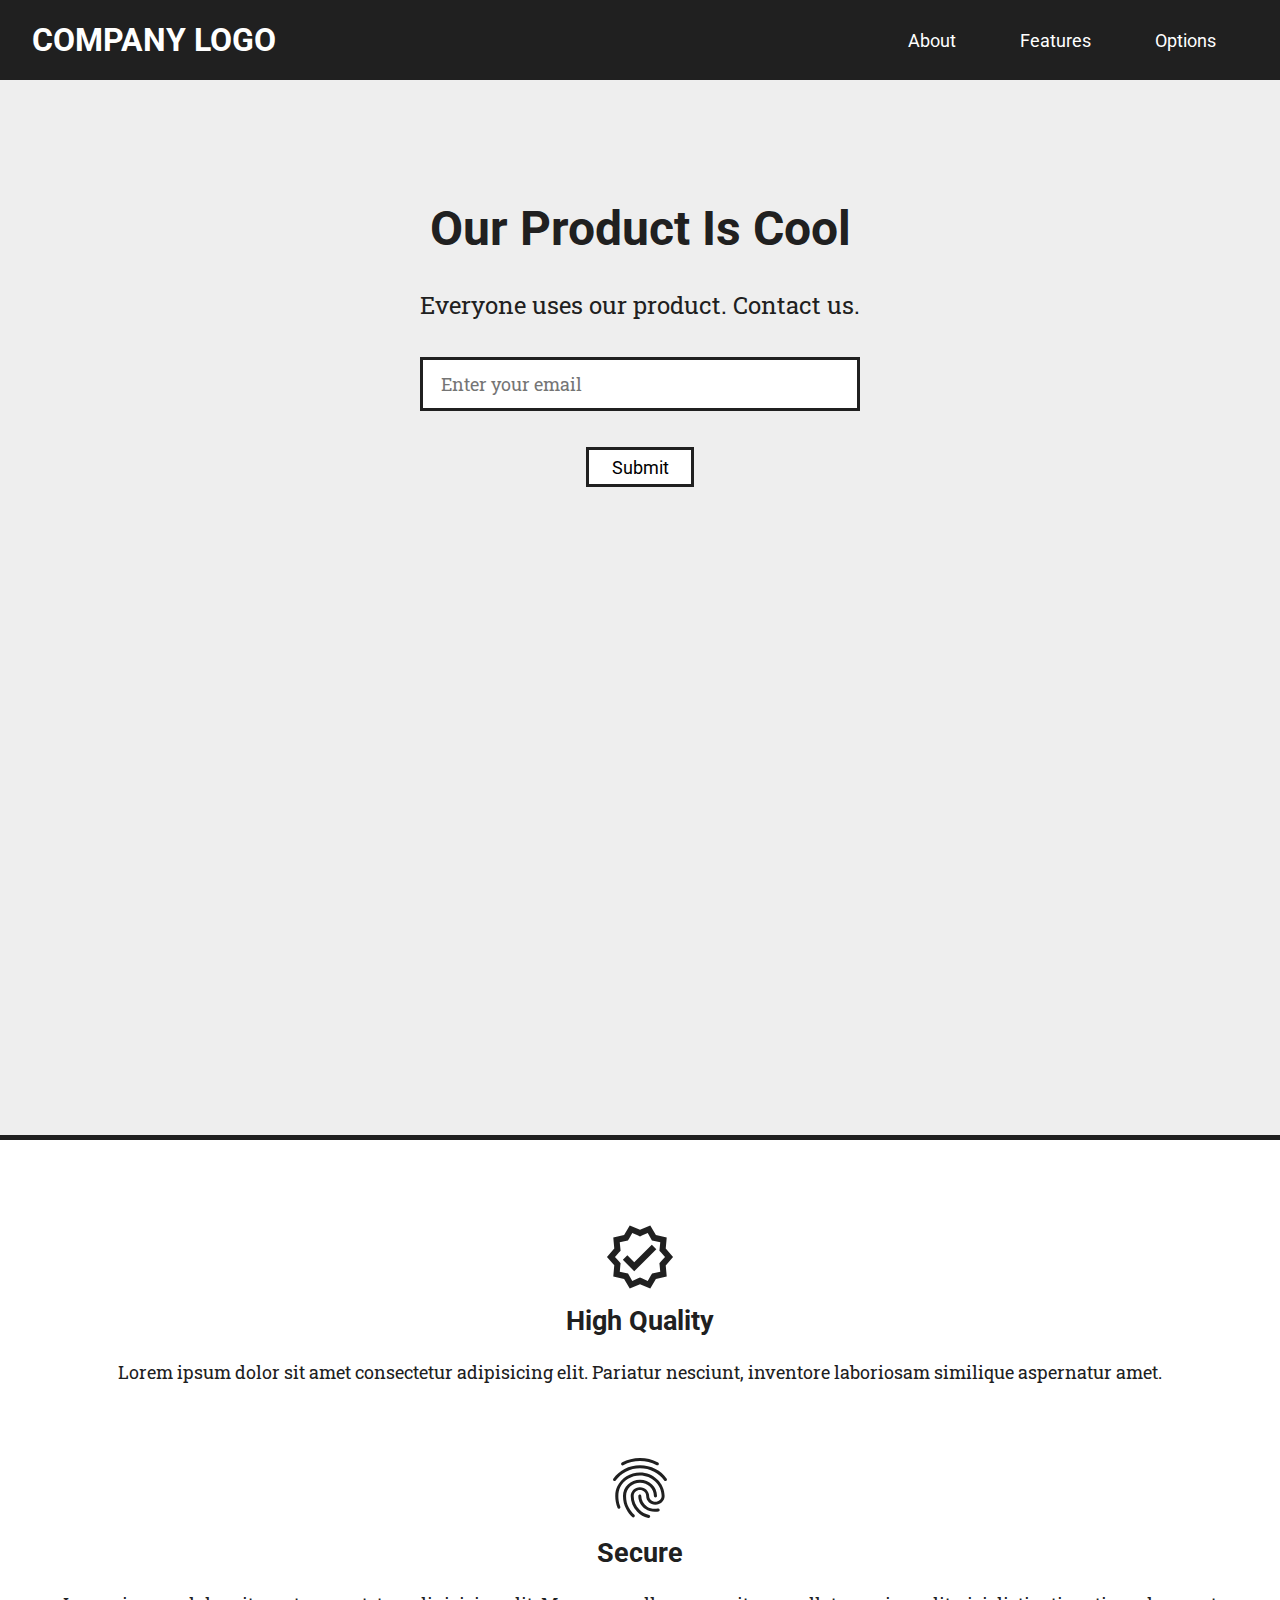
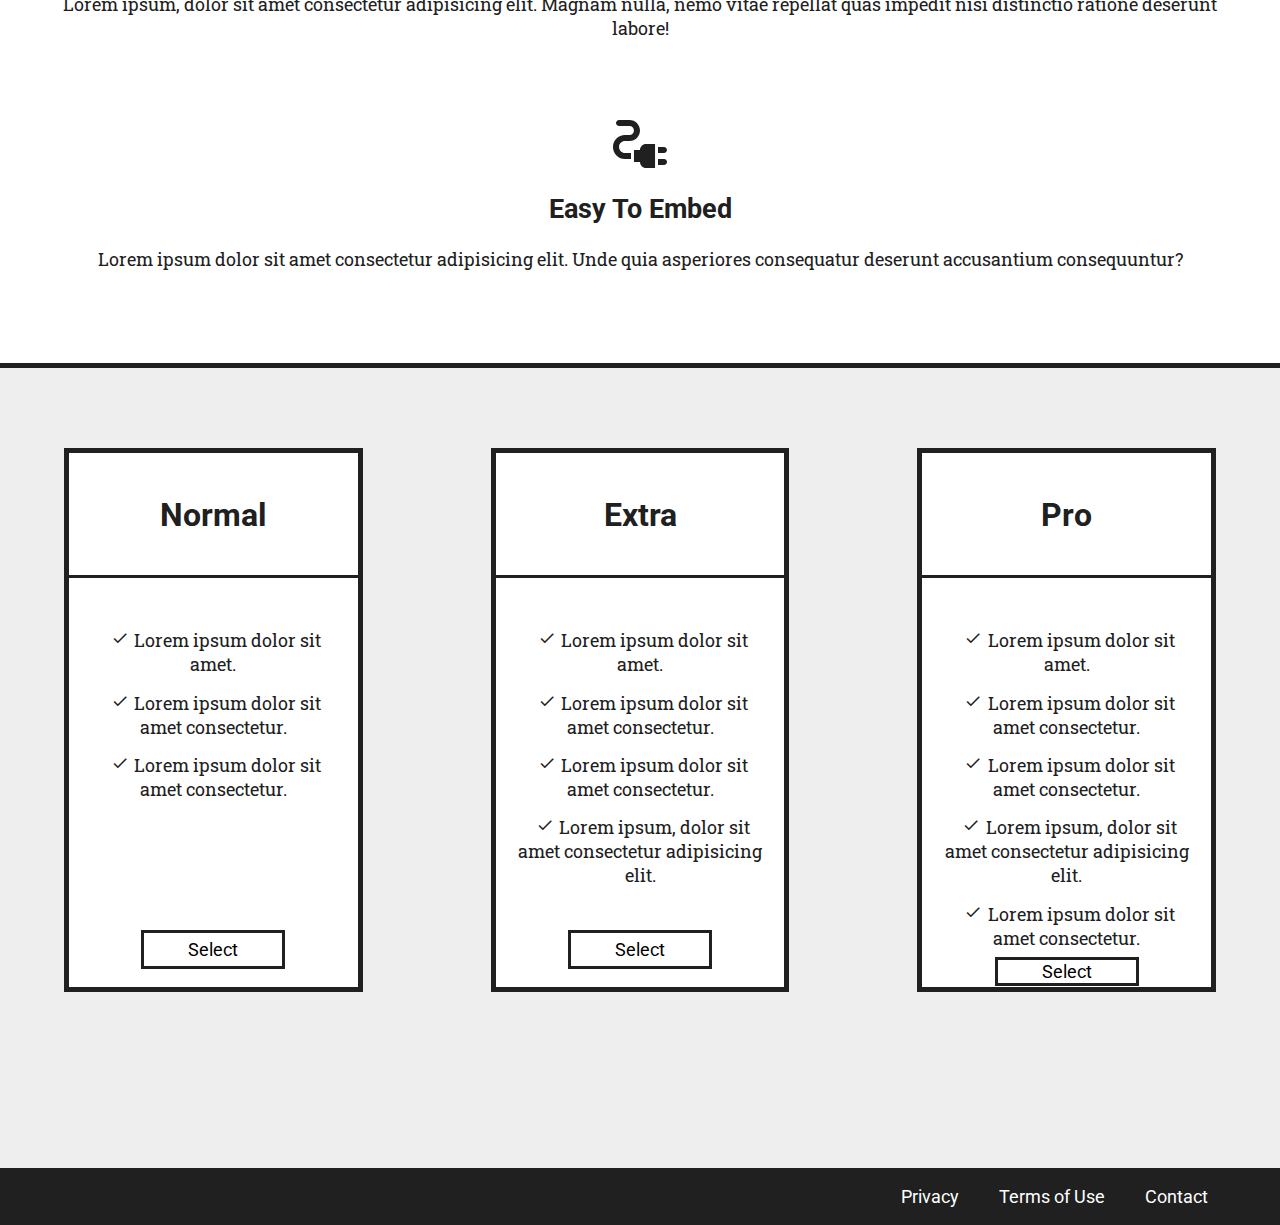
<file: product-landing-page/html/index.html>
<!DOCTYPE html>
<html lang="en">
<head>
    <meta charset="UTF-8">
    <meta http-equiv="X-UA-Compatible" content="IE=edge">
    <meta name="viewport" content="width=device-width, initial-scale=1.0">
    <link rel="stylesheet" href="../css/index.css">
    <link rel="preconnect" href="https://fonts.googleapis.com">
    <link rel="preconnect" href="https://fonts.gstatic.com" crossorigin>
    <link href="https://fonts.googleapis.com/css2?family=Roboto+Slab&display=swap" rel="stylesheet">
    <link rel="preconnect" href="https://fonts.googleapis.com">
    <link rel="preconnect" href="https://fonts.gstatic.com" crossorigin>
    <link href="https://fonts.googleapis.com/css2?family=Roboto&family=Roboto+Slab&display=swap" rel="stylesheet">
    <link href="https://fonts.googleapis.com/icon?family=Material+Icons+Outlined" rel="stylesheet">
    <title>Product Landing Page</title>
</head>
<body>
    <header id="header">
        <div id="header-logo">
            <img id="header-img">
            <!-- freecodecamp requires an img tag with an id - but i dont have an image-->
            <h1>COMPANY LOGO</h1>
        </div>
        <nav id="nav-bar">
            <ul id="nav-list">
                <li class="nav-link"><a href="#section-video">About</a></li>
                <li class="nav-link" id="nav-link-middle"><a href="#section-features">Features</a></li>
                <li class="nav-link"><a href="#section-options">Options</a></li>
            </ul>
        </nav>
    </header>
    <section id="section-video">
        <div id="section-content-wrap">
        <h1>Our Product Is Cool</h1>
            <form id="form">
                <label for="email">Everyone uses our product. Contact us.</label><br>
                <input id="email" type="email" placeholder="Enter your email">
                <button id="email-button">Submit</button>
            </form>
        </div>
        <iframe id="video"
        src="https://www.youtube.com/embed/coolvideo" 
        frameborder="0"></iframe>
    </section>
    <section id="section-features">
        <div class="features">
            <div class="feature" id="quality">
                <h2>High Quality</h2>
                <p>Lorem ipsum dolor sit amet consectetur adipisicing elit. Pariatur nesciunt, inventore laboriosam similique aspernatur amet.</p>
            </div>
            <div class="feature" id="secure">
                <h2>Secure</h2>
                <p>Lorem ipsum, dolor sit amet consectetur adipisicing elit. Magnam nulla, nemo vitae repellat quas impedit nisi distinctio ratione deserunt labore!</p>
            </div>
            <div class="feature" id="easy">
                <h2>Easy To Embed</h2>
                <p>Lorem ipsum dolor sit amet consectetur adipisicing elit. Unde quia asperiores consequatur deserunt accusantium consequuntur?</p>
            </div>
        </div>
    </section>
    <section id="section-options">
        <div class="option">
            <h4 class="option-title">Normal</h4>
            <ul class="option-list">
                <li class="option-element">Lorem ipsum dolor sit amet.</li>
                <li class="option-element">Lorem ipsum dolor sit amet consectetur.</li>
                <li class="option-element">Lorem ipsum dolor sit amet consectetur.</li>
            </ul>
            <button class="option-select">Select</button>
        </div>
        <div class="option">
            <h4 class="option-title">Extra</h4>
            <ul class="option-list">
                <li class="option-element">Lorem ipsum dolor sit amet.</li>
                <li class="option-element">Lorem ipsum dolor sit amet consectetur.</li>
                <li class="option-element">Lorem ipsum dolor sit amet consectetur.</li>
                <li class="option-element">Lorem ipsum, dolor sit amet consectetur adipisicing elit.</li>
            </ul>
            <button class="option-select">Select</button>
        </div>
        <div class="option">
            <h4 class="option-title">Pro</h4>
            <ul class="option-list">
                <li class="option-element">Lorem ipsum dolor sit amet.</li>
                <li class="option-element">Lorem ipsum dolor sit amet consectetur.</li>
                <li class="option-element">Lorem ipsum dolor sit amet consectetur.</li>
                <li class="option-element">Lorem ipsum, dolor sit amet consectetur adipisicing elit.</li>
                <li class="option-element">Lorem ipsum dolor sit amet consectetur.</li>
            </ul>
            <button class="option-select">Select</button>
        </div>
    </section>
    <footer id="footer">
        <li id="footer-list">
            <ul class="footer-element"><a href="#">Privacy</a></ul>
            <ul class="footer-element" id="footer-element-middle"><a href="#">Terms of Use</a></ul>
            <ul class="footer-element"><a href="#">Contact</a></ul>
        </li>
    </footer>
</body>
</html>
</file>
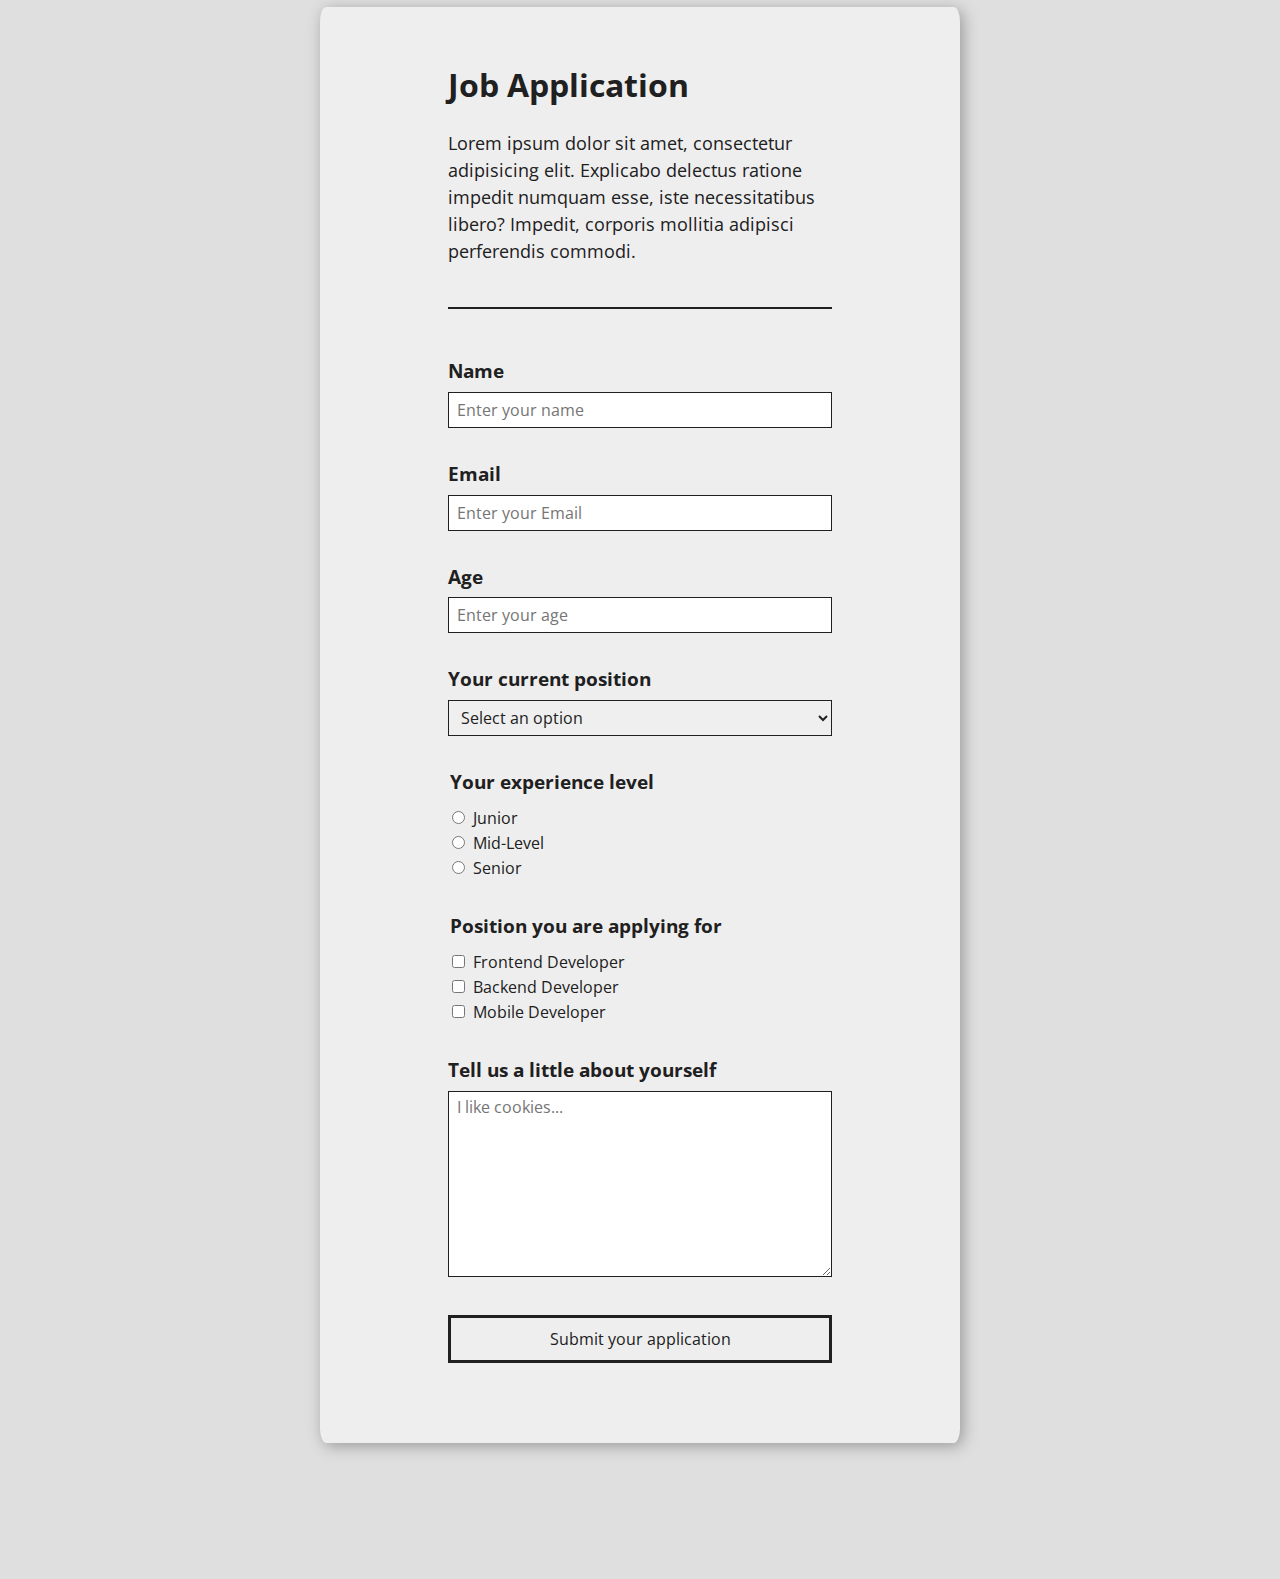
<file: survey-form/html/index.html>
<!DOCTYPE html>
<html lang="en">
<head>
    <meta charset="UTF-8">
    <meta http-equiv="X-UA-Compatible" content="IE=edge">
    <meta name="viewport" content="width=device-width, initial-scale=1.0">
    <link rel="stylesheet" href="../css/index.css">
    <link rel="preconnect" href="https://fonts.googleapis.com">
    <link rel="preconnect" href="https://fonts.gstatic.com" crossorigin>
    <link href="https://fonts.googleapis.com/css2?family=Open+Sans&display=swap" rel="stylesheet">
    <title>Survey Form</title>
</head>
<body>
    <div id="wrapper">
        <header id="info">
            <h1 id="title">Job Application</h1>
            <p id="description">
                Lorem ipsum dolor sit amet, consectetur adipisicing elit. 
                Explicabo delectus ratione impedit numquam esse, iste necessitatibus libero? 
                Impedit, corporis mollitia adipisci perferendis commodi.
            </p>
        </header>
        <main id="form">
            <form id="survey-form">
                <div class="form-group">
                    <label id="name-label" for="name">Name</label>
                    <input id="name" type="text" placeholder="Enter your name" required>
                </div>
                <div class="form-group">
                    <label id="email-label" for="email">Email</label>
                    <input id="email" type="email" placeholder="Enter your Email" required>
                </div>
                <div class="form-group">
                    <label id="number-label" for="number">Age</label>
                    <input id="number" type="number" min="10" max="99" placeholder="Enter your age" required>
                </div>
                <div class="form-group">
                    <label id="dropdown-label" for="dropdown">Your current position</label>
                    <select id="dropdown">
                        <option disabled selected>Select an option</option>
                        <option value="frontend">Frontend Developer</option>
                        <option value="backend">Backend Developer</option>
                        <option value="fullstack">Fullstack Developer</option>
                        <option value="mobile">Mobile Developer</option>
                        <option value="game">Game Developer</option>
                        <option value="other">Other (Please Specify)</option>
                    </select>
                </div>
                <div class="form-group-fieldset">
                    <fieldset id="radio-fieldset">
                        <legend id="radio-legend">Your experience level</legend>
                        <input id="jr" type="radio" name="exp">
                        <label for="jr">Junior</label><br>
                        <input id="mid" type="radio" name="exp">
                        <label for="mid">Mid-Level</label><br>
                        <input id="sr" type="radio" name="exp">
                        <label for="sr">Senior</label><br>
                    </fieldset>
                </div>
                <div class="form-group-fieldset">
                    <fieldset id="checkbox-fieldset">
                        <legend id="checkbox-legend">Position you are applying for</legend>
                        <input id="frontend" type="checkbox" value="frontend">
                        <label for="frontend">Frontend Developer</label><br>
                        <input id="backend" type="checkbox" value="backend">
                        <label for="backend">Backend Developer</label><br>
                        <input id="mobile" type="checkbox" value="mobile">
                        <label for="mobile">Mobile Developer</label><br>
                    </fieldset>
                </div>
                <div class="form-group">
                    <label for="textarea">Tell us a little about yourself</label><br>
                    <textarea id="textarea" placeholder="I like cookies..." rows="8" required></textarea>
                </div>
                <button id="submit">Submit your application</button>
            </form>
        </main>
    </div>
</body>
</html>
</file>
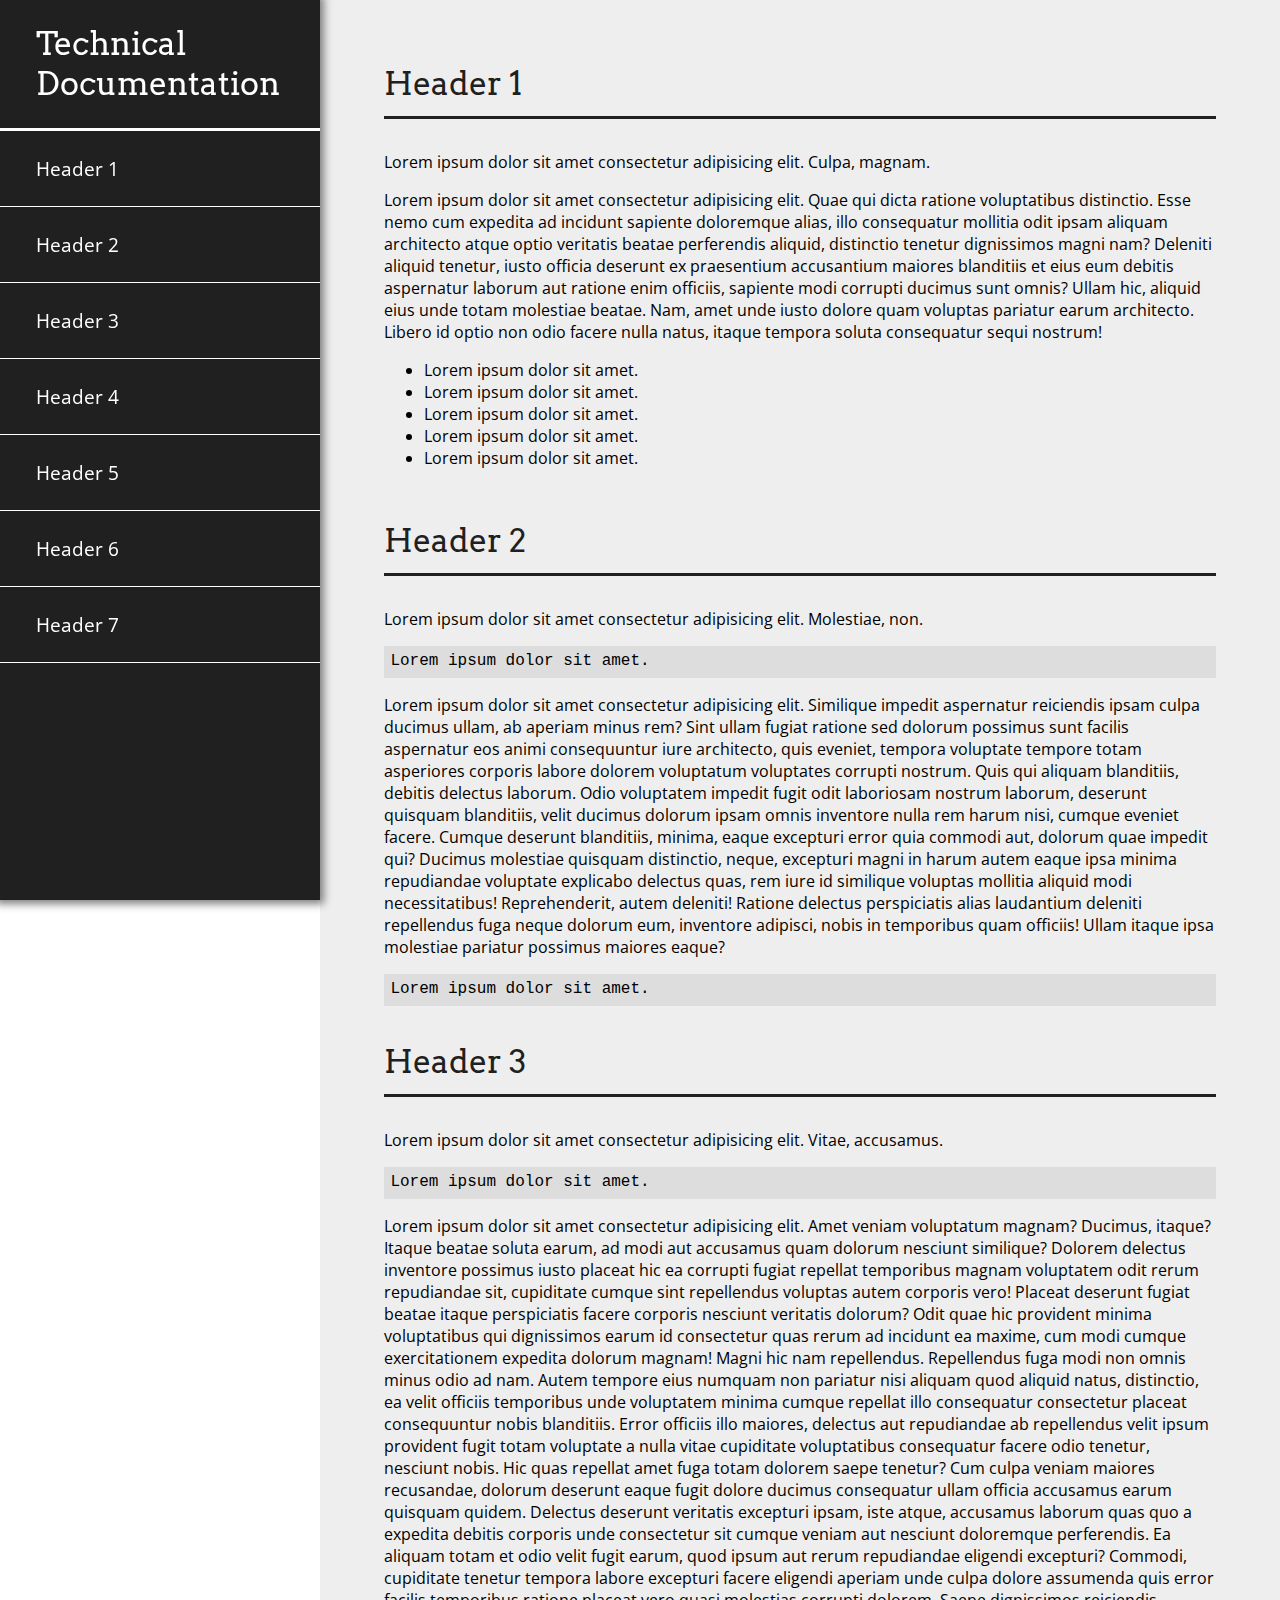
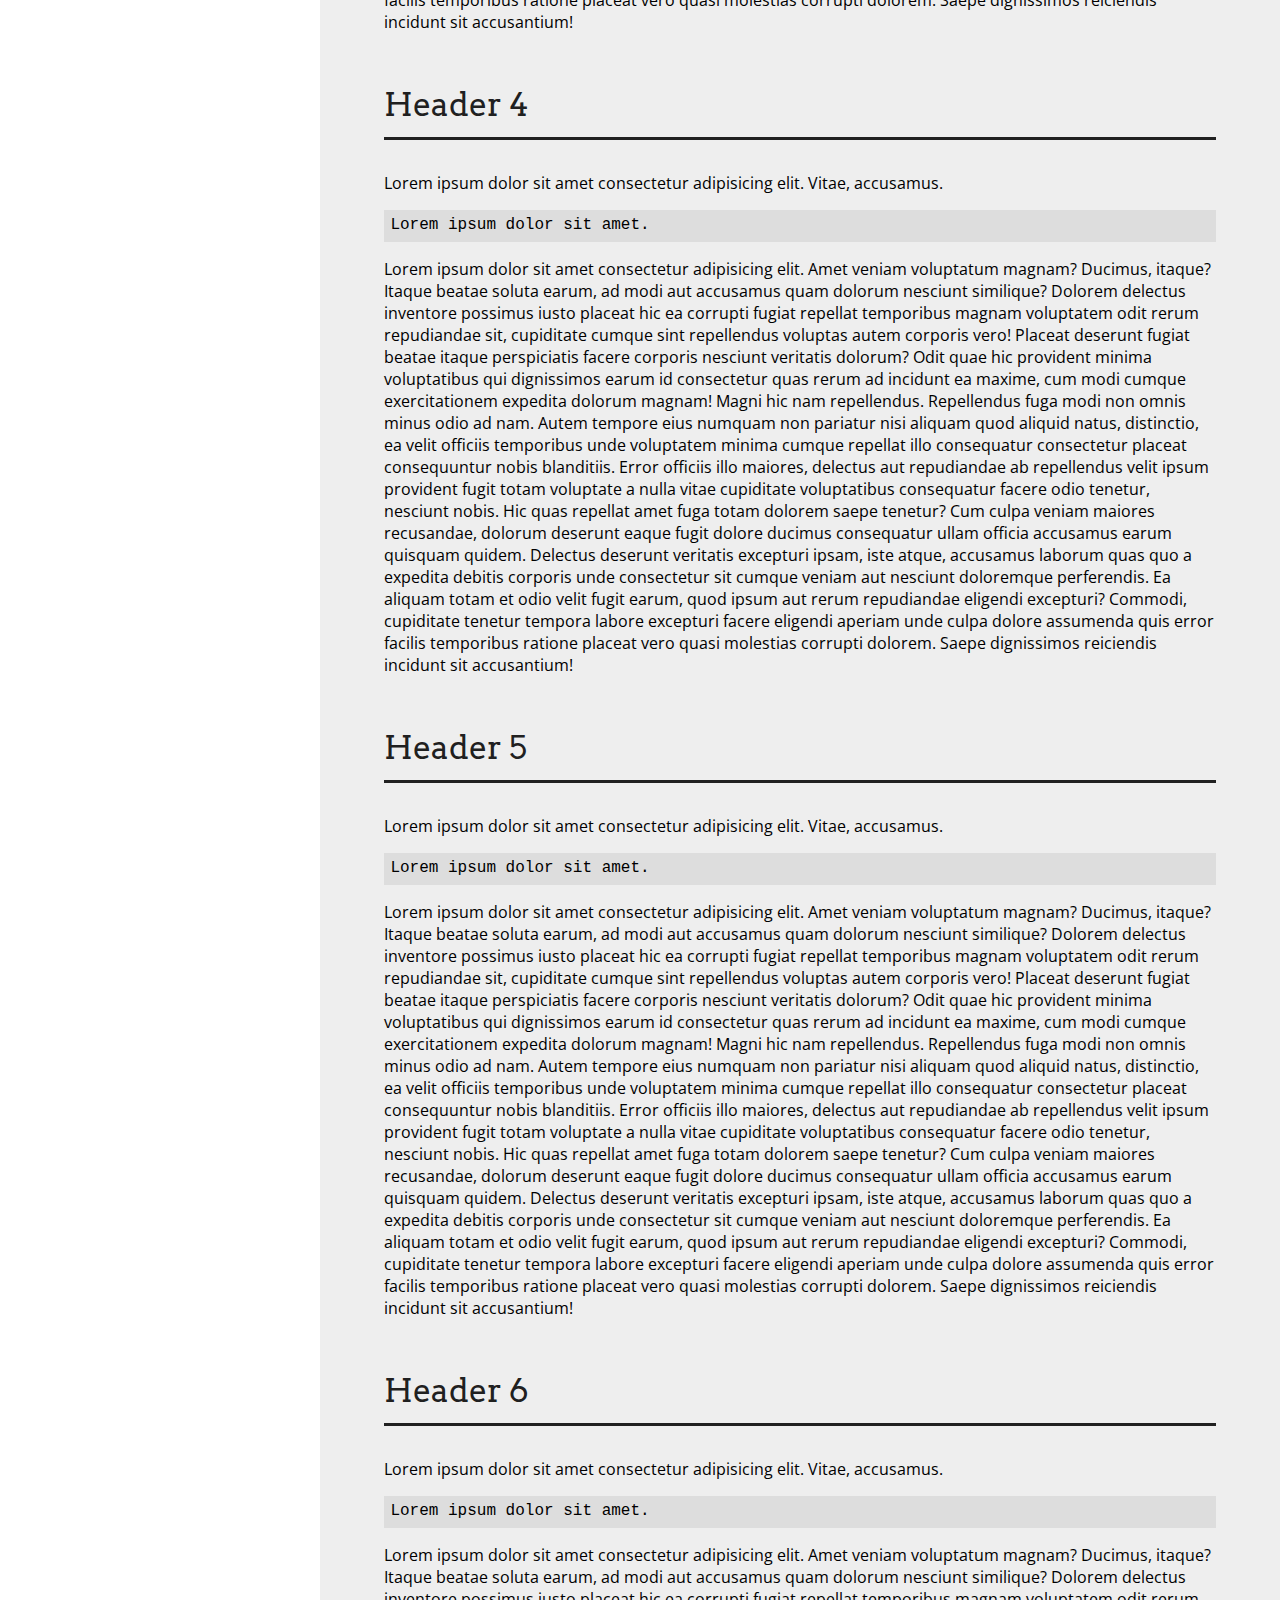
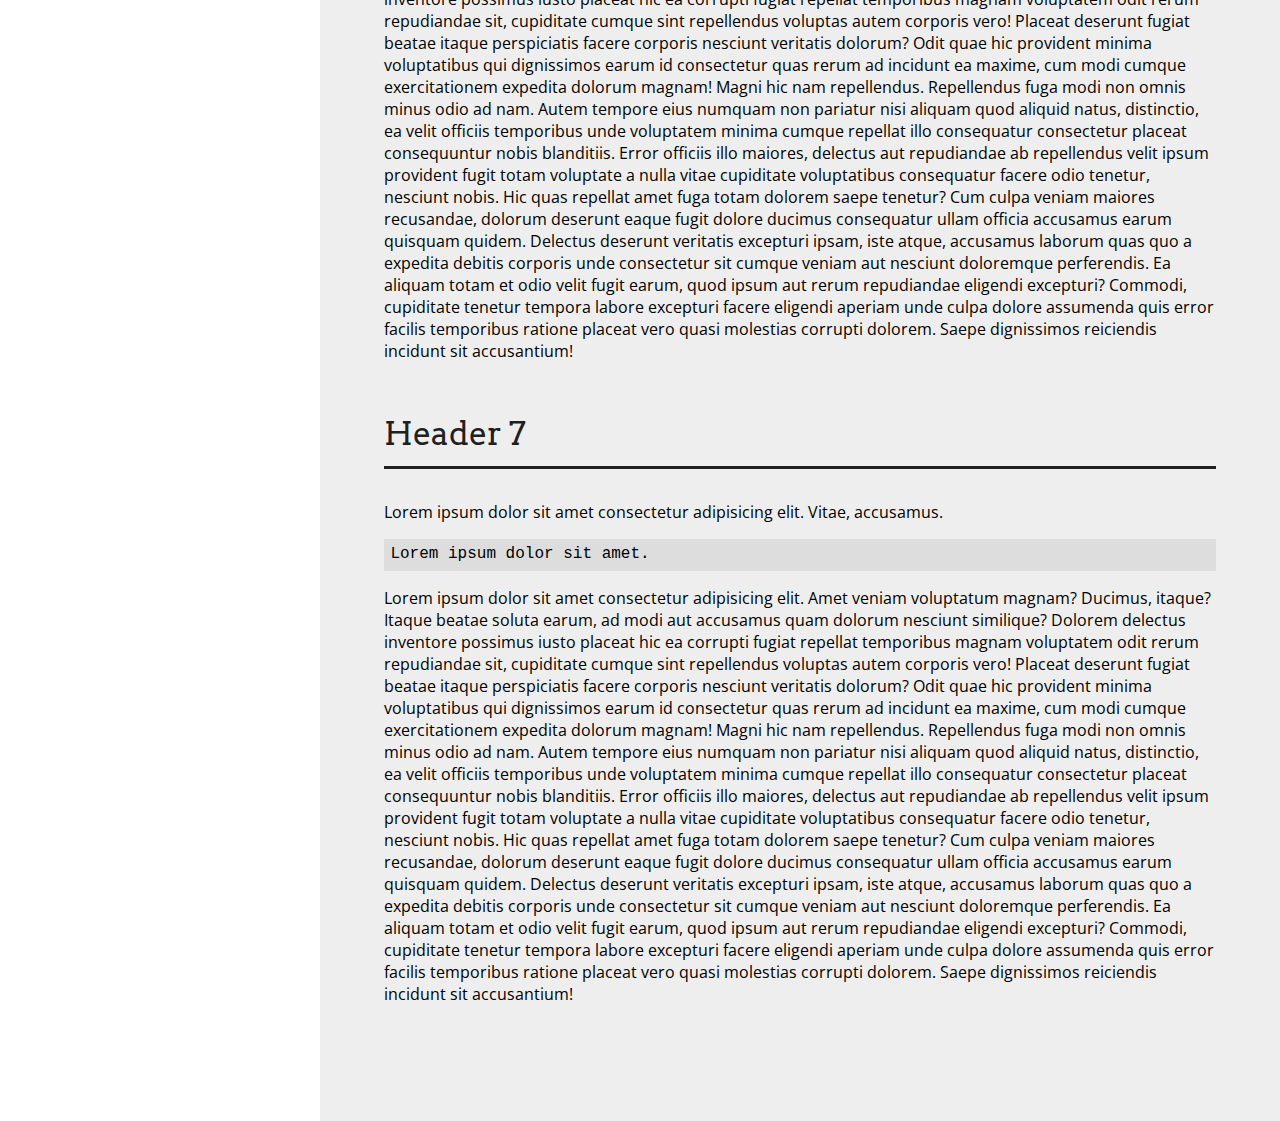
<file: technical-documentation-page/html/index.html>
<!DOCTYPE html>
<html lang="en">
<head>
    <meta charset="UTF-8">
    <meta http-equiv="X-UA-Compatible" content="IE=edge">
    <meta name="viewport" content="width=device-width, initial-scale=1.0">
    <link rel="stylesheet" href="../css/index.css">
    <link rel="preconnect" href="https://fonts.googleapis.com">
    <link rel="preconnect" href="https://fonts.gstatic.com" crossorigin>
    <link href="https://fonts.googleapis.com/css2?family=Arvo&family=Open+Sans&display=swap" rel="stylesheet">
    <title>Technical Documentation Page</title>
</head>
<body>
    <nav id="navbar">
        <header class="nav-header"><a href="#">Technical Documentation</a></header>
        <ul class="nav-list">
            <li class="nav-list-element"><a href="#header_1">Header 1</a></li>
            <li class="nav-list-element"><a href="#header_2">Header 2</a></li>
            <li class="nav-list-element"><a href="#header_3">Header 3</a></li>
            <li class="nav-list-element"><a href="#header_4">Header 4</a></li>
            <li class="nav-list-element"><a href="#header_5">Header 5</a></li>
            <li class="nav-list-element"><a href="#header_6">Header 6</a></li>
            <li class="nav-list-element"><a href="#header_7">Header 7</a></li>
        </ul>
    </nav>
    <main id="main-doc">
        <section class="main-section" id="header_1">
            <header class="section-header"><a href="#header_1">Header 1</a></header>
            <p class="section-text">Lorem ipsum dolor sit amet consectetur adipisicing elit. Culpa, magnam.</p>
            <p class="section-text">
                Lorem ipsum dolor sit amet consectetur adipisicing elit. Quae qui dicta ratione voluptatibus distinctio. Esse nemo cum expedita ad incidunt sapiente doloremque alias, illo consequatur mollitia odit ipsam aliquam architecto atque optio veritatis beatae perferendis aliquid, distinctio tenetur dignissimos magni nam? Deleniti aliquid tenetur, iusto officia deserunt ex praesentium accusantium maiores blanditiis et eius eum debitis aspernatur laborum aut ratione enim officiis, sapiente modi corrupti ducimus sunt omnis? Ullam hic, aliquid eius unde totam molestiae beatae. Nam, amet unde iusto dolore quam voluptas pariatur earum architecto. Libero id optio non odio facere nulla natus, itaque tempora soluta consequatur sequi nostrum!
            </p>
            <ul id="section-list">
                <li class="section-list-element">Lorem ipsum dolor sit amet.</li>
                <li class="section-list-element">Lorem ipsum dolor sit amet.</li>
                <li class="section-list-element">Lorem ipsum dolor sit amet.</li>
                <li class="section-list-element">Lorem ipsum dolor sit amet.</li>
                <li class="section-list-element">Lorem ipsum dolor sit amet.</li>
            </ul>
        </section>
        <section class="main-section" id="header_2">
            <header class="section-header"><a href="#header_2">Header 2</a></header>
            <p class="section-text">Lorem ipsum dolor sit amet consectetur adipisicing elit. Molestiae, non.</p>
            <code class="section-code">Lorem ipsum dolor sit amet.</code>
            <p class="section-text">
                Lorem ipsum dolor sit amet consectetur adipisicing elit. Similique impedit aspernatur reiciendis ipsam culpa ducimus ullam, ab aperiam minus rem? Sint ullam fugiat ratione sed dolorum possimus sunt facilis aspernatur eos animi consequuntur iure architecto, quis eveniet, tempora voluptate tempore totam asperiores corporis labore dolorem voluptatum voluptates corrupti nostrum. Quis qui aliquam blanditiis, debitis delectus laborum. Odio voluptatem impedit fugit odit laboriosam nostrum laborum, deserunt quisquam blanditiis, velit ducimus dolorum ipsam omnis inventore nulla rem harum nisi, cumque eveniet facere. Cumque deserunt blanditiis, minima, eaque excepturi error quia commodi aut, dolorum quae impedit qui? Ducimus molestiae quisquam distinctio, neque, excepturi magni in harum autem eaque ipsa minima repudiandae voluptate explicabo delectus quas, rem iure id similique voluptas mollitia aliquid modi necessitatibus! Reprehenderit, autem deleniti! Ratione delectus perspiciatis alias laudantium deleniti repellendus fuga neque dolorum eum, inventore adipisci, nobis in temporibus quam officiis! Ullam itaque ipsa molestiae pariatur possimus maiores eaque?
            </p>
            <code class="section-code">Lorem ipsum dolor sit amet.</code>
        </section>
        <section class="main-section" id="header_3">
            <header class="section-header"><a href="#header_3">Header 3</a></header>
            <p class="section-text">Lorem ipsum dolor sit amet consectetur adipisicing elit. Vitae, accusamus.</p>
            <code class="section-code">Lorem ipsum dolor sit amet.</code>
            <p class="section-text">
                Lorem ipsum dolor sit amet consectetur adipisicing elit. Amet veniam voluptatum magnam? Ducimus, itaque? Itaque beatae soluta earum, ad modi aut accusamus quam dolorum nesciunt similique? Dolorem delectus inventore possimus iusto placeat hic ea corrupti fugiat repellat temporibus magnam voluptatem odit rerum repudiandae sit, cupiditate cumque sint repellendus voluptas autem corporis vero! Placeat deserunt fugiat beatae itaque perspiciatis facere corporis nesciunt veritatis dolorum? Odit quae hic provident minima voluptatibus qui dignissimos earum id consectetur quas rerum ad incidunt ea maxime, cum modi cumque exercitationem expedita dolorum magnam! Magni hic nam repellendus. Repellendus fuga modi non omnis minus odio ad nam. Autem tempore eius numquam non pariatur nisi aliquam quod aliquid natus, distinctio, ea velit officiis temporibus unde voluptatem minima cumque repellat illo consequatur consectetur placeat consequuntur nobis blanditiis. Error officiis illo maiores, delectus aut repudiandae ab repellendus velit ipsum provident fugit totam voluptate a nulla vitae cupiditate voluptatibus consequatur facere odio tenetur, nesciunt nobis. Hic quas repellat amet fuga totam dolorem saepe tenetur? Cum culpa veniam maiores recusandae, dolorum deserunt eaque fugit dolore ducimus consequatur ullam officia accusamus earum quisquam quidem. Delectus deserunt veritatis excepturi ipsam, iste atque, accusamus laborum quas quo a expedita debitis corporis unde consectetur sit cumque veniam aut nesciunt doloremque perferendis. Ea aliquam totam et odio velit fugit earum, quod ipsum aut rerum repudiandae eligendi excepturi? Commodi, cupiditate tenetur tempora labore excepturi facere eligendi aperiam unde culpa dolore assumenda quis error facilis temporibus ratione placeat vero quasi molestias corrupti dolorem. Saepe dignissimos reiciendis incidunt sit accusantium!
            </p>
        </section>
        <section class="main-section" id="header_4">
            <header class="section-header"><a href="#header_4">Header 4</a></header>
            <p class="section-text">Lorem ipsum dolor sit amet consectetur adipisicing elit. Vitae, accusamus.</p>
            <code class="section-code">Lorem ipsum dolor sit amet.</code>
            <p class="section-text">
                Lorem ipsum dolor sit amet consectetur adipisicing elit. Amet veniam voluptatum magnam? Ducimus, itaque? Itaque beatae soluta earum, ad modi aut accusamus quam dolorum nesciunt similique? Dolorem delectus inventore possimus iusto placeat hic ea corrupti fugiat repellat temporibus magnam voluptatem odit rerum repudiandae sit, cupiditate cumque sint repellendus voluptas autem corporis vero! Placeat deserunt fugiat beatae itaque perspiciatis facere corporis nesciunt veritatis dolorum? Odit quae hic provident minima voluptatibus qui dignissimos earum id consectetur quas rerum ad incidunt ea maxime, cum modi cumque exercitationem expedita dolorum magnam! Magni hic nam repellendus. Repellendus fuga modi non omnis minus odio ad nam. Autem tempore eius numquam non pariatur nisi aliquam quod aliquid natus, distinctio, ea velit officiis temporibus unde voluptatem minima cumque repellat illo consequatur consectetur placeat consequuntur nobis blanditiis. Error officiis illo maiores, delectus aut repudiandae ab repellendus velit ipsum provident fugit totam voluptate a nulla vitae cupiditate voluptatibus consequatur facere odio tenetur, nesciunt nobis. Hic quas repellat amet fuga totam dolorem saepe tenetur? Cum culpa veniam maiores recusandae, dolorum deserunt eaque fugit dolore ducimus consequatur ullam officia accusamus earum quisquam quidem. Delectus deserunt veritatis excepturi ipsam, iste atque, accusamus laborum quas quo a expedita debitis corporis unde consectetur sit cumque veniam aut nesciunt doloremque perferendis. Ea aliquam totam et odio velit fugit earum, quod ipsum aut rerum repudiandae eligendi excepturi? Commodi, cupiditate tenetur tempora labore excepturi facere eligendi aperiam unde culpa dolore assumenda quis error facilis temporibus ratione placeat vero quasi molestias corrupti dolorem. Saepe dignissimos reiciendis incidunt sit accusantium!
            </p>
        </section>
        <section class="main-section" id="header_5">
            <header class="section-header"><a href="#header_5">Header 5</a></header>
            <p class="section-text">Lorem ipsum dolor sit amet consectetur adipisicing elit. Vitae, accusamus.</p>
            <code class="section-code">Lorem ipsum dolor sit amet.</code>
            <p class="section-text">
                Lorem ipsum dolor sit amet consectetur adipisicing elit. Amet veniam voluptatum magnam? Ducimus, itaque? Itaque beatae soluta earum, ad modi aut accusamus quam dolorum nesciunt similique? Dolorem delectus inventore possimus iusto placeat hic ea corrupti fugiat repellat temporibus magnam voluptatem odit rerum repudiandae sit, cupiditate cumque sint repellendus voluptas autem corporis vero! Placeat deserunt fugiat beatae itaque perspiciatis facere corporis nesciunt veritatis dolorum? Odit quae hic provident minima voluptatibus qui dignissimos earum id consectetur quas rerum ad incidunt ea maxime, cum modi cumque exercitationem expedita dolorum magnam! Magni hic nam repellendus. Repellendus fuga modi non omnis minus odio ad nam. Autem tempore eius numquam non pariatur nisi aliquam quod aliquid natus, distinctio, ea velit officiis temporibus unde voluptatem minima cumque repellat illo consequatur consectetur placeat consequuntur nobis blanditiis. Error officiis illo maiores, delectus aut repudiandae ab repellendus velit ipsum provident fugit totam voluptate a nulla vitae cupiditate voluptatibus consequatur facere odio tenetur, nesciunt nobis. Hic quas repellat amet fuga totam dolorem saepe tenetur? Cum culpa veniam maiores recusandae, dolorum deserunt eaque fugit dolore ducimus consequatur ullam officia accusamus earum quisquam quidem. Delectus deserunt veritatis excepturi ipsam, iste atque, accusamus laborum quas quo a expedita debitis corporis unde consectetur sit cumque veniam aut nesciunt doloremque perferendis. Ea aliquam totam et odio velit fugit earum, quod ipsum aut rerum repudiandae eligendi excepturi? Commodi, cupiditate tenetur tempora labore excepturi facere eligendi aperiam unde culpa dolore assumenda quis error facilis temporibus ratione placeat vero quasi molestias corrupti dolorem. Saepe dignissimos reiciendis incidunt sit accusantium!
            </p>
        </section>
        <section class="main-section" id="header_6">
            <header class="section-header"><a href="#header_6">Header 6</a></header>
            <p class="section-text">Lorem ipsum dolor sit amet consectetur adipisicing elit. Vitae, accusamus.</p>
            <code class="section-code">Lorem ipsum dolor sit amet.</code>
            <p class="section-text">
                Lorem ipsum dolor sit amet consectetur adipisicing elit. Amet veniam voluptatum magnam? Ducimus, itaque? Itaque beatae soluta earum, ad modi aut accusamus quam dolorum nesciunt similique? Dolorem delectus inventore possimus iusto placeat hic ea corrupti fugiat repellat temporibus magnam voluptatem odit rerum repudiandae sit, cupiditate cumque sint repellendus voluptas autem corporis vero! Placeat deserunt fugiat beatae itaque perspiciatis facere corporis nesciunt veritatis dolorum? Odit quae hic provident minima voluptatibus qui dignissimos earum id consectetur quas rerum ad incidunt ea maxime, cum modi cumque exercitationem expedita dolorum magnam! Magni hic nam repellendus. Repellendus fuga modi non omnis minus odio ad nam. Autem tempore eius numquam non pariatur nisi aliquam quod aliquid natus, distinctio, ea velit officiis temporibus unde voluptatem minima cumque repellat illo consequatur consectetur placeat consequuntur nobis blanditiis. Error officiis illo maiores, delectus aut repudiandae ab repellendus velit ipsum provident fugit totam voluptate a nulla vitae cupiditate voluptatibus consequatur facere odio tenetur, nesciunt nobis. Hic quas repellat amet fuga totam dolorem saepe tenetur? Cum culpa veniam maiores recusandae, dolorum deserunt eaque fugit dolore ducimus consequatur ullam officia accusamus earum quisquam quidem. Delectus deserunt veritatis excepturi ipsam, iste atque, accusamus laborum quas quo a expedita debitis corporis unde consectetur sit cumque veniam aut nesciunt doloremque perferendis. Ea aliquam totam et odio velit fugit earum, quod ipsum aut rerum repudiandae eligendi excepturi? Commodi, cupiditate tenetur tempora labore excepturi facere eligendi aperiam unde culpa dolore assumenda quis error facilis temporibus ratione placeat vero quasi molestias corrupti dolorem. Saepe dignissimos reiciendis incidunt sit accusantium!
            </p>
        </section>
        <section class="main-section" id="header_7">
            <header class="section-header"><a href="#header_7">Header 7</a></header>
            <p class="section-text">Lorem ipsum dolor sit amet consectetur adipisicing elit. Vitae, accusamus.</p>
            <code class="section-code">Lorem ipsum dolor sit amet.</code>
            <p class="section-text">
                Lorem ipsum dolor sit amet consectetur adipisicing elit. Amet veniam voluptatum magnam? Ducimus, itaque? Itaque beatae soluta earum, ad modi aut accusamus quam dolorum nesciunt similique? Dolorem delectus inventore possimus iusto placeat hic ea corrupti fugiat repellat temporibus magnam voluptatem odit rerum repudiandae sit, cupiditate cumque sint repellendus voluptas autem corporis vero! Placeat deserunt fugiat beatae itaque perspiciatis facere corporis nesciunt veritatis dolorum? Odit quae hic provident minima voluptatibus qui dignissimos earum id consectetur quas rerum ad incidunt ea maxime, cum modi cumque exercitationem expedita dolorum magnam! Magni hic nam repellendus. Repellendus fuga modi non omnis minus odio ad nam. Autem tempore eius numquam non pariatur nisi aliquam quod aliquid natus, distinctio, ea velit officiis temporibus unde voluptatem minima cumque repellat illo consequatur consectetur placeat consequuntur nobis blanditiis. Error officiis illo maiores, delectus aut repudiandae ab repellendus velit ipsum provident fugit totam voluptate a nulla vitae cupiditate voluptatibus consequatur facere odio tenetur, nesciunt nobis. Hic quas repellat amet fuga totam dolorem saepe tenetur? Cum culpa veniam maiores recusandae, dolorum deserunt eaque fugit dolore ducimus consequatur ullam officia accusamus earum quisquam quidem. Delectus deserunt veritatis excepturi ipsam, iste atque, accusamus laborum quas quo a expedita debitis corporis unde consectetur sit cumque veniam aut nesciunt doloremque perferendis. Ea aliquam totam et odio velit fugit earum, quod ipsum aut rerum repudiandae eligendi excepturi? Commodi, cupiditate tenetur tempora labore excepturi facere eligendi aperiam unde culpa dolore assumenda quis error facilis temporibus ratione placeat vero quasi molestias corrupti dolorem. Saepe dignissimos reiciendis incidunt sit accusantium!
            </p>
        </section>
    </main>
</body>
</html>
</file>
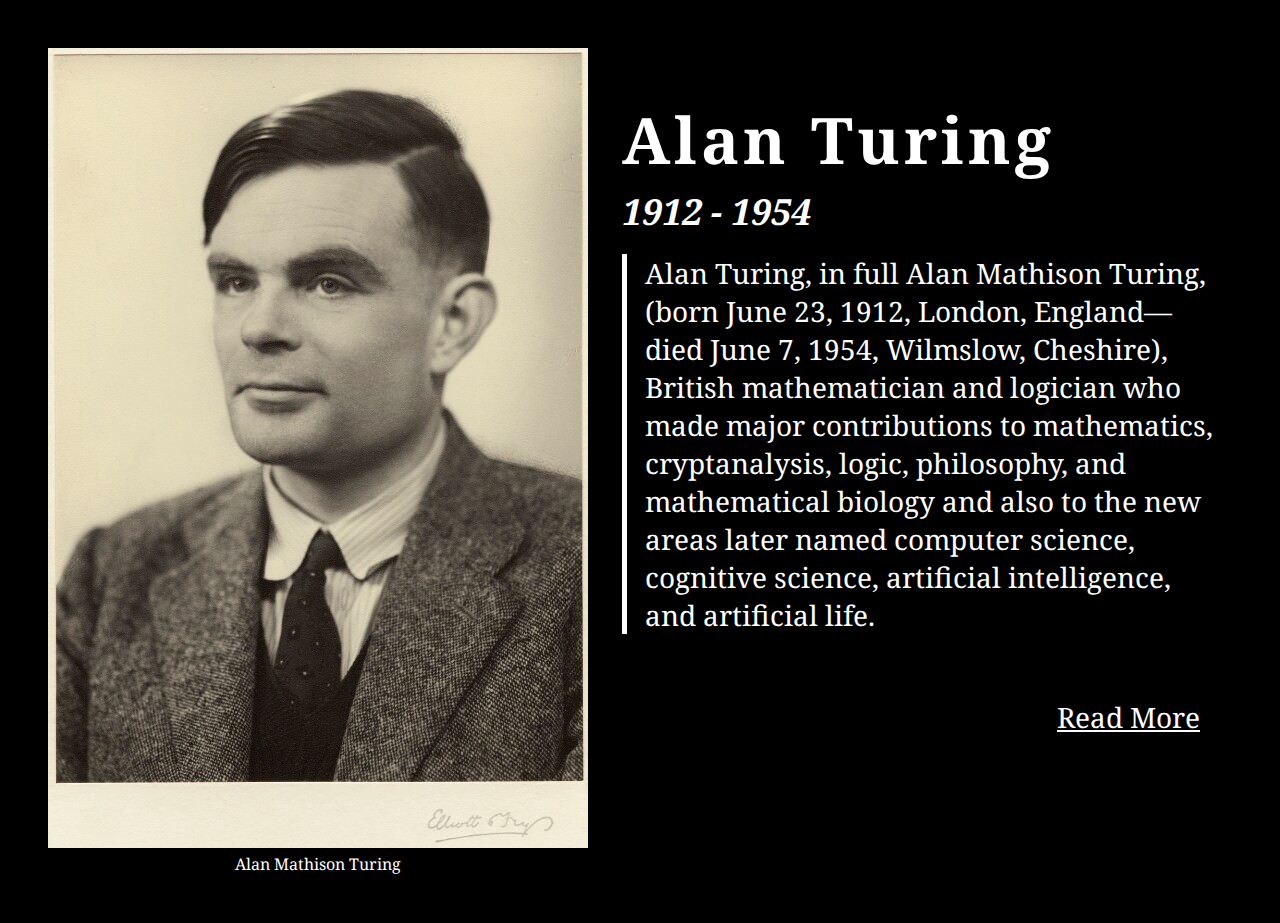
<file: tribute-page/html/index.html>
<!DOCTYPE html>
<html lang="en">
<head>
    <meta charset="UTF-8">
    <meta http-equiv="X-UA-Compatible" content="IE=edge">
    <meta name="viewport" content="width=device-width, initial-scale=1.0">
    <link rel="stylesheet" href="../css/index.css">
    <link rel="preconnect" href="https://fonts.googleapis.com">
    <link rel="preconnect" href="https://fonts.gstatic.com" crossorigin>
    <link href="https://fonts.googleapis.com/css2?family=Noto+Serif&display=swap" rel="stylesheet">
    <title>Alan Turing</title>
</head>
<body>
    <main id="main">
        <figure id="img-div">
            <img id="image" src="../images/turing.jpg" alt="Alan Turing's portrait">
            <figcaption id="img-caption">Alan Mathison Turing</figcaption>
        </figure>
        <div id="text-wrapper">
            <h1 id="title">Alan Turing</h1>
            <h3 id="dates">1912 - 1954</h3>
            <p id="tribute-info">
                Alan Turing, in full Alan Mathison Turing, (born June 23, 1912, London, England—died June 7, 1954, Wilmslow, Cheshire), 
                British mathematician and logician who made major contributions to mathematics, cryptanalysis, logic, philosophy,
                and mathematical biology and also to the new areas later named computer science, cognitive science, artificial intelligence, and artificial life.
            </p>
            <a id="read-more" href="https://www.britannica.com/biography/Alan-Turing" target="_BLANK">Read More</a>
        </div>   
    </main>
</body>
</html>
</file>
<file: product-landing-page/css/index.css>
*, *::after, *::before {

    box-sizing: border-box;

}

html, body {

    min-height: 100vh;
    min-width: 100vw;
    padding: 0;
    margin: 0;
    overflow-x: hidden;
    font-family: 'Roboto Slab', serif;
    color: #202020;
    background-color: white;
    counter-reset: feature-icons;

}

a {

    text-decoration: none;

}

h1, h2, h3, h4, h5, h6 {

    font-family: 'Roboto', sans-serif;

}

@counter-style icons {
    system: fixed;
    symbols: "verified" "fingerprint" "electrical_services";
    suffix: " ";
}

#header a, #footer a {

    color: white;
    font-size: large;
}

#header a:hover, #footer a:hover {

    text-decoration: #eeeeee underline;
    text-decoration-thickness: 3px;
    text-underline-offset: 2px;
    
}

/* HEADER */
/* HEADER */
/* HEADER */

#header {

    display: flex;
    flex-direction: row;
    justify-content: space-between;
    align-items: center;
    position: fixed;
    z-index: 2;
    height: 5em;
    width: 100%;
    font-family: 'Roboto', sans-serif;
    color: white;
    background-color: #202020;

}

#header-img {

    display: none;
}

#header-logo {

    margin-left: 2em;
    
}

#nav-list {

    display: flex;
    flex-direction: row;
    list-style: none;

}

.nav-link {

    padding-right: 4em;

}

/* VIDEO */
/* VIDEO */
/* VIDEO */

#section-video {

    display: flex;
    flex-direction: row;
    justify-content: space-between;
    padding: 5em 5em;
    font-size: x-large;
    background-color: #eeeeee;
    border-bottom: solid thick #202020;

}

#video {

    height: 480px;
    width: 720px;
}

#section-content-wrap {

    padding: 2em 0;

}

#email {

    margin: 2em 0;
    padding: 1em;
    width: 100%;
    height: 3em;
    font-size: large;
    font-family: 'Roboto Slab', serif;
    border: solid 0.2em #202020;

}

#email-button {

    width: 6em;
    height: 2.2em;
    font-size: large;
    font-family: 'Roboto', serif;
    cursor: pointer;
    background-color: white;
    border: solid 0.2em #202020;

}

#email-button:hover {

    background-color: #202020;
    color: white;

}

#email:focus-visible {

    outline: 0;
    
}

/* FEATURES */
/* FEATURES */
/* FEATURES */

#section-features {

    display: flex;
    flex-direction: column;
    align-items: center;
    padding: 2em 0 8em 0;
    border-bottom: solid thick #202020;

}

.feature {

    text-align: left;
    font-size: large;
    padding: 2em 0;

}

.feature::before {

    position: relative;
    bottom: -1.44em; right: 1.8em;
    z-index: 1;
    padding-left: 0.4em;
    font-family: "Material Icons Outlined";
    font-size: 72px;
    border-left: solid thick #202020;
    color: #202020;
    counter-increment: feature-icons;
    content: counter(feature-icons, icons);

}

/* OPTIONS */
/* OPTIONS */
/* OPTIONS */

#section-options {

    display: flex;
    flex-direction: row;
    justify-content: center;
    align-items: center;
    background-color: #eeeeee;

}

.option {

    display: flex;
    flex-direction: column;
    height: 34rem;
    width: 24rem;
    margin: 5em 4em 11em 4em;
    border: solid thick #202020;
    background-color: white;

}

.option-title {

    padding-bottom: 1.3em;
    text-align: center;
    font-size: xx-large;
    border-bottom: solid medium #202020;

}

.option-list {

    
    margin: 0;
    padding: 0 1em;
    font-size: large;
    text-align: center;
    list-style: none;
    
}

.option-element {

    padding: 0.4em 0;

}

.option-element::before {

    margin: 0 0.3em;
    font-family: "Material Icons Outlined";
    content: "check";
}

.option-select {

    align-self: center;
    margin: auto 0 1em 0;
    width: 8em;
    height: 2.2em;
    font-size: large;
    font-family: 'Roboto', serif;
    cursor: pointer;
    background-color: white;
    border: solid 0.2em #202020;

}

.option-select:hover {

    background-color: #202020;
    color: white;

}

/* FOOTER */
/* FOOTER */
/* FOOTER */

#footer {

    display: flex;
    flex-direction: column;
    justify-content: flex-start;
    width: 100%;
    height: auto;
    background-color: #202020;
    font-family: 'Roboto', sans-serif;
    font-size: large;
    color: #eeeeee;
    list-style: none;

}

#footer-list {

    display: flex;
    flex-direction: row;
    align-self: flex-end;
    padding: 0 4em;

}

/* MEDIA QUERIES */
/* MEDIA QUERIES */
/* MEDIA QUERIES */

/* LAPTOPS */

@media only screen and (max-width: 1600px) {

    /* VIDEO */
    /* VIDEO */
    /* VIDEO */

    #section-video {

        flex-direction: column;
        align-items: center;
        text-align: center;
    
    }

    #video {

        width: 720px;
        height: 480px;
    }
    
    /* FEATURES */
    /* FEATURES */
    /* FEATURES */

    #section-features {

        flex-direction: column;
        padding: 3em 0 3.5em 0;
    
    }

    .feature {

        text-align: center;
        padding: 1em 2em;
    
    }

    .feature::before {

        bottom: -0.2em; right: 0em;
        padding: 0.4em 0;
        border-left: 0;

    }
}

/* TABLETS */

@media only screen and (max-width: 1024px) {

    /* HEADER */
    /* HEADER */
    /* HEADER */

    #header {

        flex-direction: column;
        height: 8em;
        justify-content: flex-start;
        align-items: center;

    }

    #header-logo {

        margin-left: 0;
        
    }

    #nav-list {

        justify-content: space-evenly;
        margin: 0;
        padding: 0;
    }

    .nav-link {

        padding-right: 0;
    
    }

    #nav-link-middle {

        padding: 0 4em;
    }

    /* VIDEO */
    /* VIDEO */
    /* VIDEO */


    #section-video {

        flex-direction: column;
        align-items: center;
        text-align: center;
    
    }

    #video {

        width: 600px;
        height: 360px;
    }

    /* FEATURES */
    /* FEATURES */
    /* FEATURES */

    #section-features {

        flex-direction: column;
        padding: 2em 0 2.5em 0;
    
    }

    .feature {

        text-align: center;
        padding: 1em 2em;
    
    }

    .feature::before {

        bottom: -0.2em; right: 0em;
        padding: 0.4em 0;
        border-left: 0;

    }

    /* OPTIONS */
    /* OPTIONS */
    /* OPTIONS */

    #section-options {

        flex-direction: column;

    }

    .option {

        margin: 3em 4em 3em 4em;
    }

    /* FOOTER */
    /* FOOTER */
    /* FOOTER */

    #footer-list {

        align-self: center;

    }

    .footer-element {

        padding: 0;
    }

    #footer-element-middle {

        padding: 0 2em;
    }

}

/* PHONES */
/* fuck phones i can use bootstrap anyways */
</file>
<file: survey-form/css/index.css>
*, *::after, *::before {

    box-sizing: border-box;

}

html, body {

    min-height: 100vh;
    min-width: 100vw;
    padding: 0;
    margin: 0;
    overflow-x: hidden;

}

body {

    display: grid;
    grid-template-columns: 0.5fr 1fr 0.5fr;
    grid-template-rows: 0.05fr 1fr 0.05fr;

    background-color: #dfdfdf;
    font-family: 'Open Sans', sans-serif;

}

#wrapper {

    grid-column: 2;
    grid-row: 2;
    
    display: flex;
    flex-direction: column;
    justify-content: flex-start;
    align-content: center;
    padding: 32px 128px;
    background-color: #eeeeee;
    border-radius: 1%;
    box-shadow: 3px 3px 15px #999999;
    color: #202020;
    line-height: 1.5;
}

#wrapper p {

    font-size: large;

}

#info {

    padding-bottom: 24px;
    border-bottom: 2px solid;
    

}

#form {
    
    margin-top: 48px;
    margin-bottom: 48px;

}

#submit {

    width: 100%; 
    min-height: 48px;
    border: solid #202020;
    background-color: #eeeeee;
    cursor: pointer;
    color: #202020;
    font-size: medium;
    font-family: 'Open Sans', sans-serif;

}

#submit:hover {
    background-color: #202020;
    color: #eeeeee;
}

#submit:active {

    padding-top: 2px;
    
}

.form-group label, .form-group-fieldset legend {

    font-size: larger;
    font-weight: bold;

}

.form-group input, #dropdown, #textarea {

    min-height: 36px;
    width: 100%;
    margin-top: 6px;
    margin-bottom: 32px;
    padding: 4px 8px;
    border: solid thin #202020;
    color: #202020;
    font-size: medium;
    font-family: 'Open Sans', sans-serif;
}

.form-group-fieldset fieldset {

    border: 0;
    border: none;
    margin-inline-start: 0;
    margin-inline-end: 0;
    padding-block-start: 0;
    padding-block-end: 0;
    padding-inline-start: 0;
    padding-inline-end: 0;
    margin-bottom: 32px;
    
}

.form-group-fieldset legend {

    margin-bottom: 8px;

}

.form-group-fieldset input {

    margin: 6px 4px;

}
</file>
<file: technical-documentation-page/css/index.css>
*, :after, :before {

    box-sizing: border-box;

}

html, body {

    min-height: 100vh;
    max-width: 100vw;
    overflow-x: hidden;
    margin: 0;
    padding: 0;
    
}

body {

    font-family: 'Open Sans', sans-serif;

}

#navbar {

    position: fixed;
    z-index: 2;
    width: 320px;
    max-width: 320px;
    height: 100%;
    background-color: #202020;
    box-shadow: 0px 0px 8px 4px gray;

}

.nav-header {

    font-family: 'Arvo', serif;
    font-size: xx-large;
    text-align: left;
    padding: 24px 0px 24px 36px;
    margin: 0;
    border-bottom: white solid medium;

}

.nav-header a {

    color: white;
    text-decoration: 0;

}

.nav-header a:hover {

    text-decoration: underline white;
}

.nav-list {

    display: flex;
    flex-direction: column;
    padding: 0;
    margin: 0;
    list-style-type: none;
    
}

.nav-list-element {

    padding: 24px 0px 24px 36px;
    font-size: larger;
    border-bottom: white solid thin;

}

.nav-list-element a {

    color: white;
    text-decoration: 0;

}

.nav-list-element a:hover {

    text-decoration: underline white;

}

#main-doc {

    display: flex;
    flex-direction: column;
    position: absolute;
    left: 320px;
    z-index: 1;
    padding: 64px;
    background-color: #eeeeee;

}

.main-section {

    margin: 0 0 36px 0;

}

.section-header {
    
    margin-bottom: 32px;
    padding-bottom: 12px;
    font-family: 'Arvo', serif;
    font-size: xx-large;
    text-align: left;
    border-bottom: #202020 solid medium;

}

.section-header a {

    color: #202020;
    text-decoration: none;

}

.section-header a:hover:after {

    font-family: 'Arvo', serif;
    font-size: xx-large;
    color: #202020;
    content: " #";

}

.section-code {

    display: block;
    height: 2em;
    padding: 0.4em 0 0.4em 0.4em;
    font-size: large;
    background-color: #dddddd;

}

@media only screen and (max-width: 768px) {

    #navbar {

        position: relative;
        min-width: 100%;
        max-height: 320px;
        text-align: center;
        overflow-y: scroll;

    }

    .nav-header {

        text-align: center;
        padding: 24px 0;
    }

    .nav-list-element {

        padding: 24px 0px;
    
    }

    #main-doc {

        top: 320px;
        left: 0;
        border-top: #202020 solid thick;

    }

}
</file>
<file: tribute-page/css/index.css>
* {

    box-sizing: border-box;
    list-style-type: none;
    padding: 0;
    margin: 0;

}

html, body {

    min-height: 100vh;
    min-width: 100vw;
    overflow-x: hidden;
    font-family: 'Noto Serif', serif;

}

body {

    background-color: black;
    color: white;

}

#main {

    display: flex;
    align-items: flex-start;
    padding: 48px;

}

#text-wrapper {

    display: flex;
    flex-direction: column;
    padding: 16px;
    margin-top: 32px;
    margin-left: 18px;

}

#image {

    max-height: 100%;
}

#img-caption {

    text-align: center;
}

#title {

    font-size: 64px;
    letter-spacing: 4px;

}

#dates {

    font-size: 36px;
    font-style: italic;
    margin: 4px 0px 18px 0px;

}

#tribute-info {

    font-size: 28px;
    padding-left: 18px;
    border-left: thick solid;

}

#read-more {

    align-self: flex-end    ;
    margin: 64px 16px;
    color: white;
    font-size: 28px;

}
</file>
